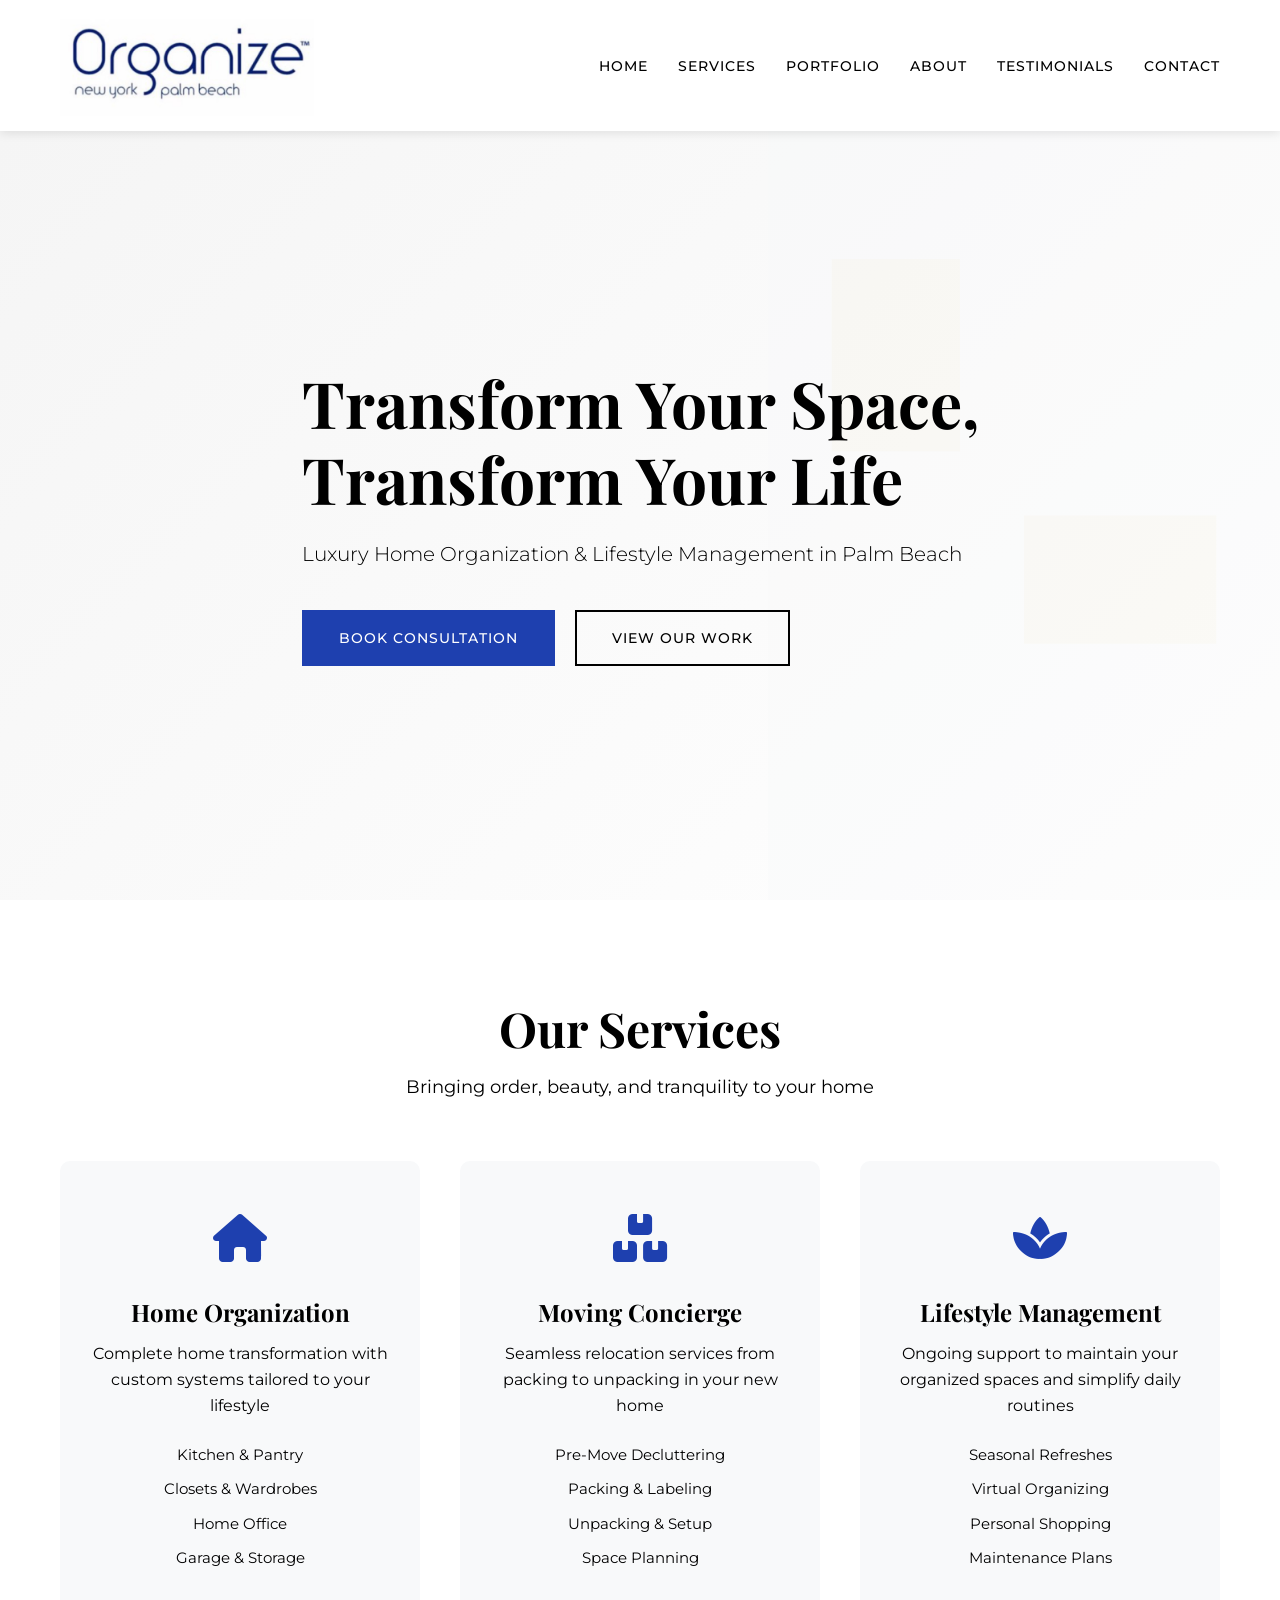
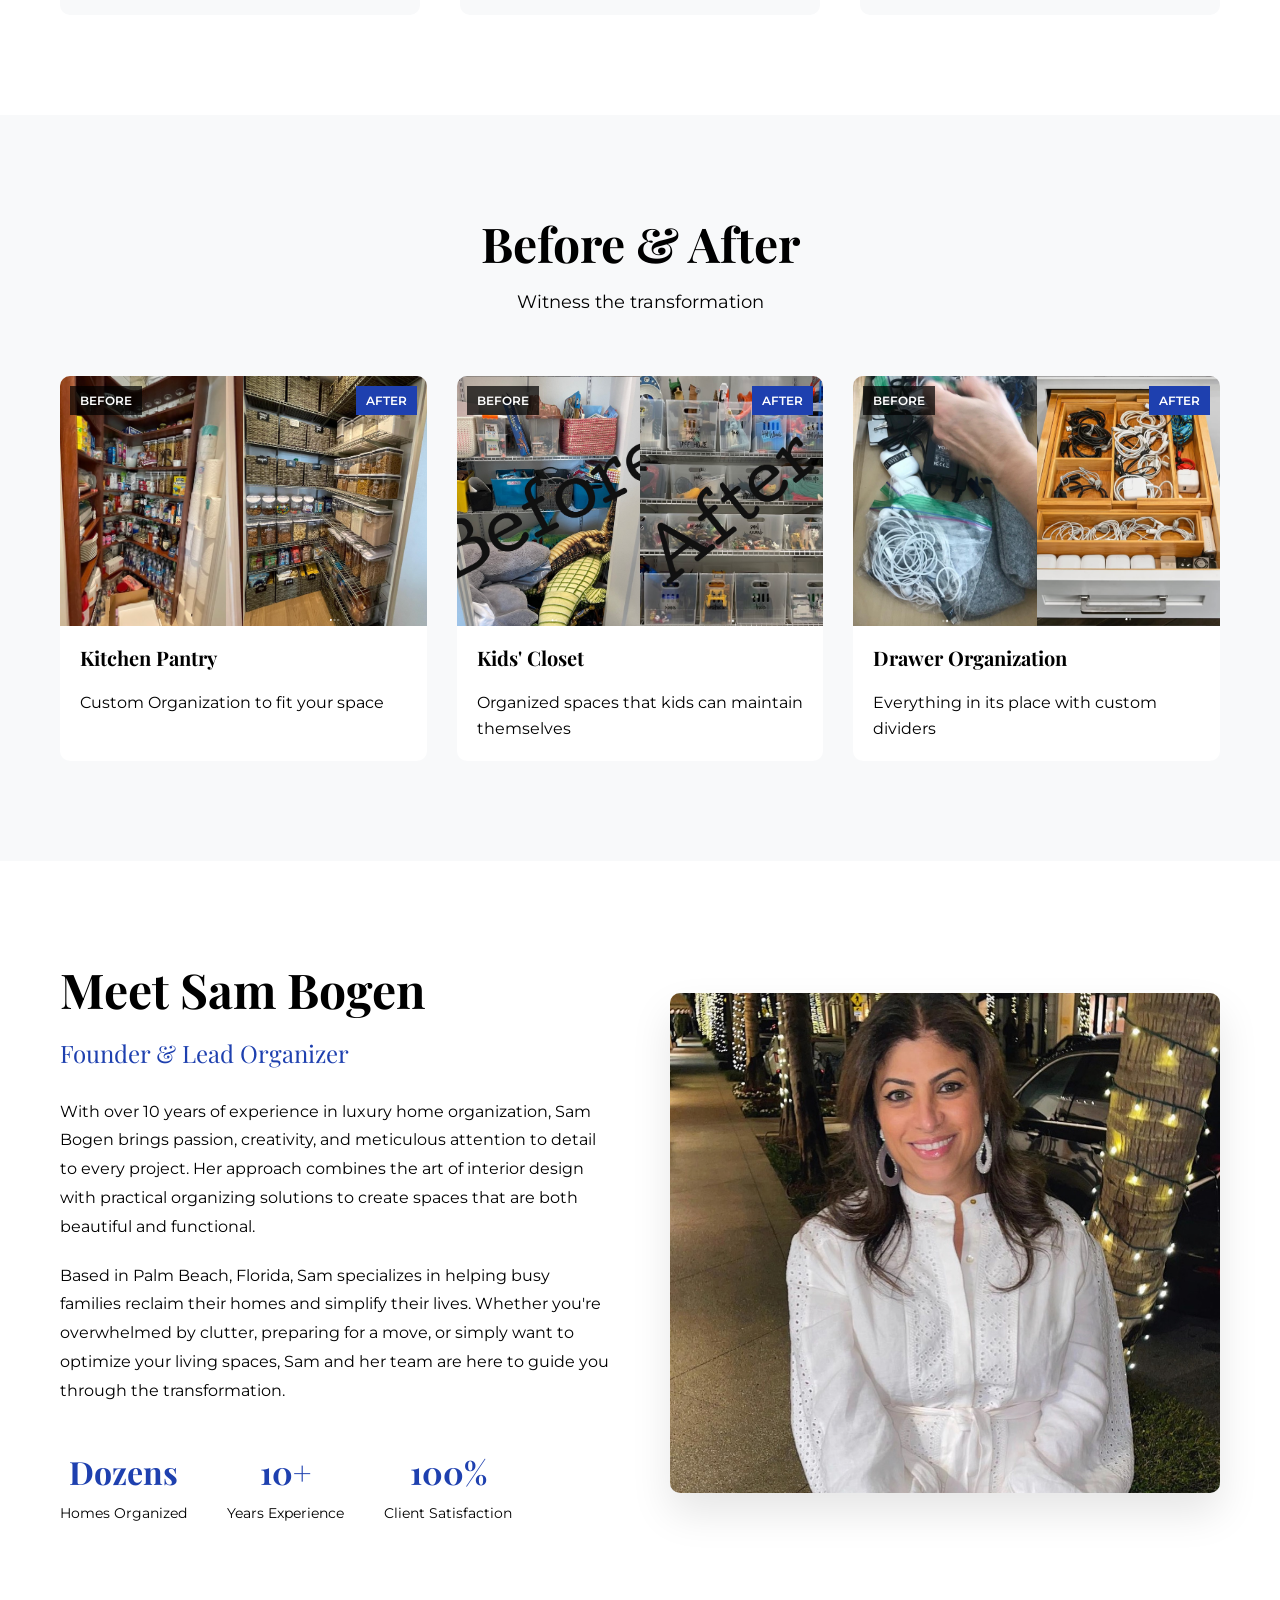
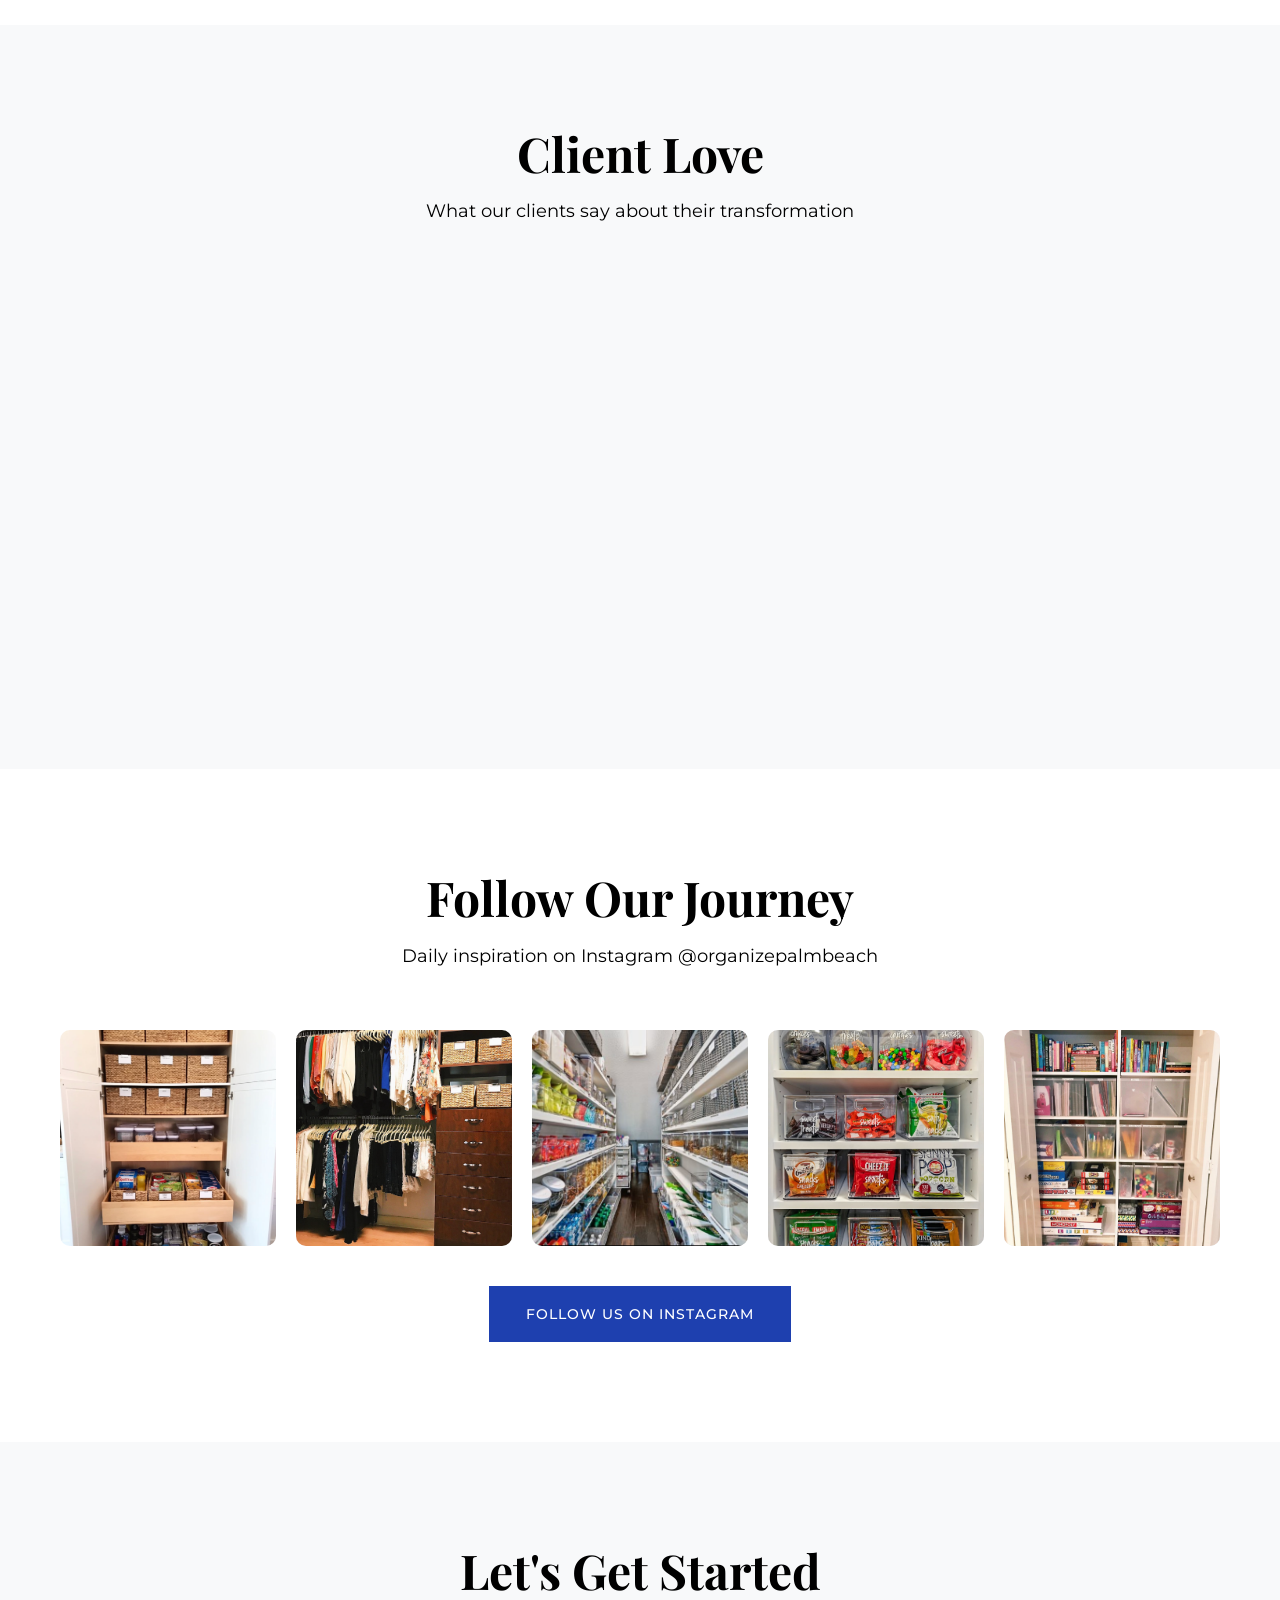
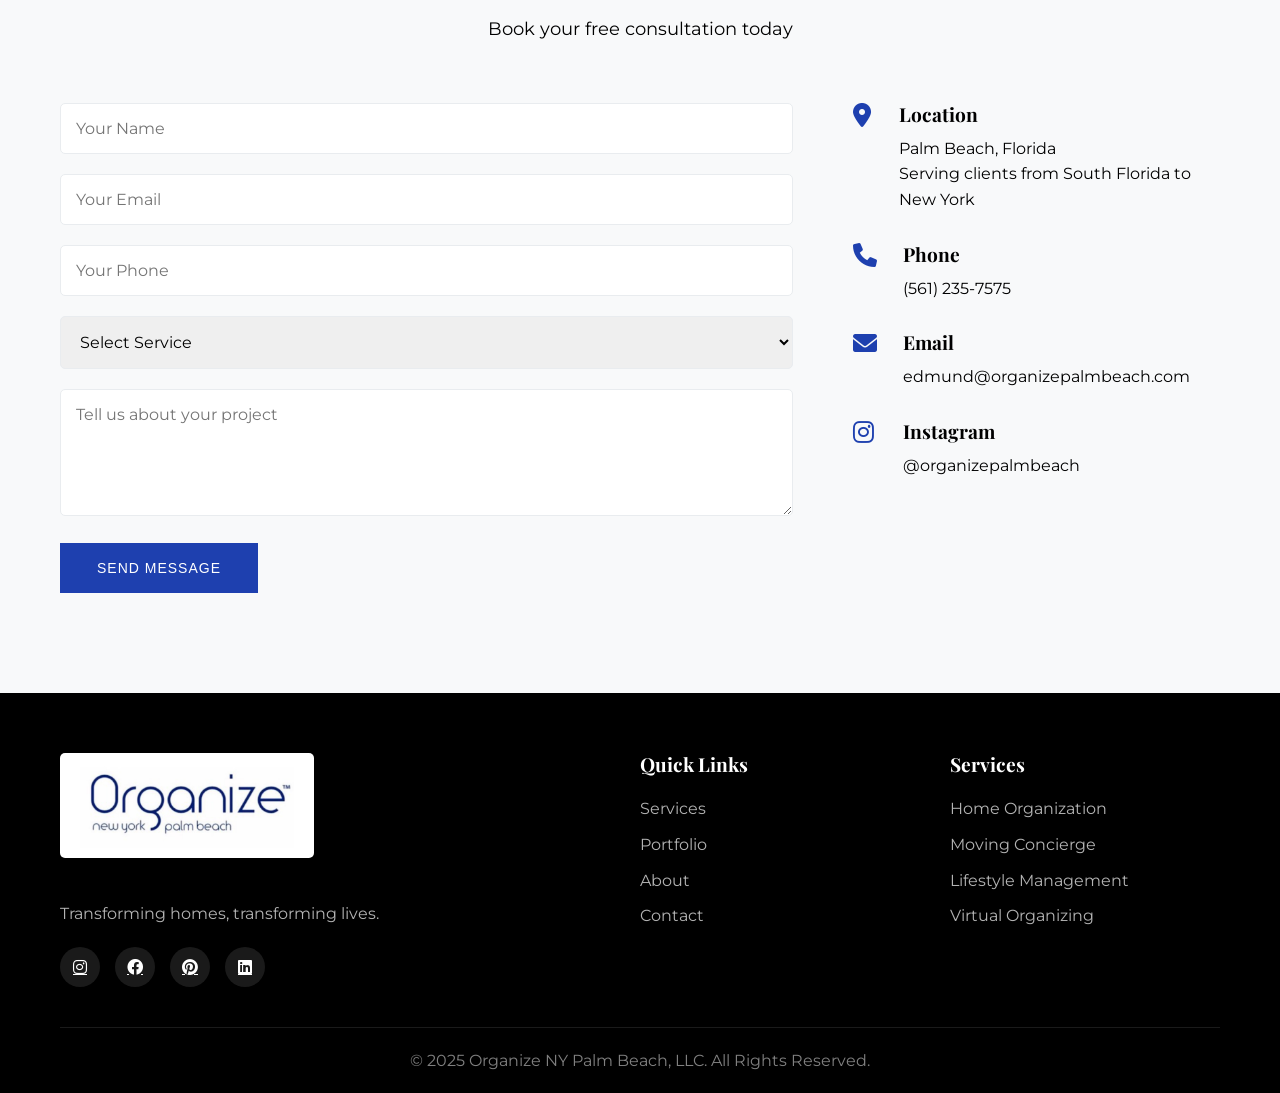
<file: index.html>
<!DOCTYPE html>
<html lang="en">
<head>
    <meta charset="UTF-8">
    <meta name="viewport" content="width=device-width, initial-scale=1.0">
    <title>Organize Palm Beach - Luxury Home Organization</title>
    <link rel="stylesheet" href="styles.css">
    <link href="https://fonts.googleapis.com/css2?family=Playfair+Display:wght@400;700&family=Montserrat:wght@300;400;500;600&display=swap" rel="stylesheet">
    <link rel="stylesheet" href="https://cdnjs.cloudflare.com/ajax/libs/font-awesome/6.0.0/css/all.min.css">
</head>
<body>
    <nav class="navbar">
        <div class="nav-container">
            <div class="logo">
                <img src="logo.jpeg" alt="Organize New York Palm Beach" class="logo-img">
            </div>
            <ul class="nav-menu">
                <li><a href="#home">Home</a></li>
                <li><a href="#services">Services</a></li>
                <li><a href="#portfolio">Portfolio</a></li>
                <li><a href="#about">About</a></li>
                <li><a href="#testimonials">Testimonials</a></li>
                <li><a href="#contact">Contact</a></li>
            </ul>
            <div class="hamburger">
                <span></span>
                <span></span>
                <span></span>
            </div>
        </div>
    </nav>

    <section id="home" class="hero">
        <div class="hero-content">
            <h1 class="hero-title">Transform Your Space,<br>Transform Your Life</h1>
            <p class="hero-subtitle">Luxury Home Organization & Lifestyle Management in Palm Beach</p>
            <div class="hero-buttons">
                <a href="#contact" class="btn btn-primary">Book Consultation</a>
                <a href="#portfolio" class="btn btn-secondary">View Our Work</a>
            </div>
        </div>
        <div class="hero-image"></div>
    </section>

    <section id="services" class="services">
        <div class="container">
            <div class="section-header">
                <h2>Our Services</h2>
                <p>Bringing order, beauty, and tranquility to your home</p>
            </div>
            <div class="services-grid">
                <div class="service-card">
                    <div class="service-icon">
                        <i class="fas fa-home"></i>
                    </div>
                    <h3>Home Organization</h3>
                    <p>Complete home transformation with custom systems tailored to your lifestyle</p>
                    <ul>
                        <li>Kitchen & Pantry</li>
                        <li>Closets & Wardrobes</li>
                        <li>Home Office</li>
                        <li>Garage & Storage</li>
                    </ul>
                </div>
                <div class="service-card">
                    <div class="service-icon">
                        <i class="fas fa-boxes"></i>
                    </div>
                    <h3>Moving Concierge</h3>
                    <p>Seamless relocation services from packing to unpacking in your new home</p>
                    <ul>
                        <li>Pre-Move Decluttering</li>
                        <li>Packing & Labeling</li>
                        <li>Unpacking & Setup</li>
                        <li>Space Planning</li>
                    </ul>
                </div>
                <div class="service-card">
                    <div class="service-icon">
                        <i class="fas fa-spa"></i>
                    </div>
                    <h3>Lifestyle Management</h3>
                    <p>Ongoing support to maintain your organized spaces and simplify daily routines</p>
                    <ul>
                        <li>Seasonal Refreshes</li>
                        <li>Virtual Organizing</li>
                        <li>Personal Shopping</li>
                        <li>Maintenance Plans</li>
                    </ul>
                </div>
            </div>
        </div>
    </section>

    <section id="portfolio" class="portfolio">
        <div class="container">
            <div class="section-header">
                <h2>Before & After</h2>
                <p>Witness the transformation</p>
            </div>
            <div class="portfolio-grid">
                <div class="portfolio-item">
                    <div class="before-after">
                        <div class="ba-image before">
                            <img src="before-1.png" alt="Kitchen Pantry Before" class="ba-img">
                        </div>
                        <div class="ba-image after">
                            <img src="after-1.png" alt="Kitchen Pantry After" class="ba-img">
                        </div>
                    </div>
                    <h3>Kitchen Pantry</h3>
                    <p>Custom Organization to fit your space</p>
                </div>
                <div class="portfolio-item">
                    <div class="before-after">
                        <div class="ba-image before">
                            <img src="before-2.png" alt="Kids Closet Before" class="ba-img">
                        </div>
                        <div class="ba-image after">
                            <img src="after-2.png" alt="Kids Closet After" class="ba-img">
                        </div>
                    </div>
                    <h3>Kids' Closet</h3>
                    <p>Organized spaces that kids can maintain themselves</p>
                </div>
                <div class="portfolio-item">
                    <div class="before-after">
                        <div class="ba-image before">
                            <img src="before-3.png" alt="Drawer Organization Before" class="ba-img">
                        </div>
                        <div class="ba-image after">
                            <img src="after-3.png" alt="Drawer Organization After" class="ba-img">
                        </div>
                    </div>
                    <h3>Drawer Organization</h3>
                    <p>Everything in its place with custom dividers</p>
                </div>
            </div>
        </div>
    </section>

    <section id="about" class="about">
        <div class="container">
            <div class="about-content">
                <div class="about-text">
                    <h2>Meet Sam Bogen</h2>
                    <h3>Founder & Lead Organizer</h3>
                    <p>With over 10 years of experience in luxury home organization, Sam Bogen brings passion, creativity, and meticulous attention to detail to every project. Her approach combines the art of interior design with practical organizing solutions to create spaces that are both beautiful and functional.</p>
                    <p>Based in Palm Beach, Florida, Sam specializes in helping busy families reclaim their homes and simplify their lives. Whether you're overwhelmed by clutter, preparing for a move, or simply want to optimize your living spaces, Sam and her team are here to guide you through the transformation.</p>
                    <div class="about-stats">
                        <div class="stat">
                            <span class="stat-number">Dozens</span>
                            <span class="stat-label">Homes Organized</span>
                        </div>
                        <div class="stat">
                            <span class="stat-number">10+</span>
                            <span class="stat-label">Years Experience</span>
                        </div>
                        <div class="stat">
                            <span class="stat-number">100%</span>
                            <span class="stat-label">Client Satisfaction</span>
                        </div>
                    </div>
                </div>
                <div class="about-image">
                    <img src="sam-bogen.jpg" alt="Sam Bogen - Founder of Organize Palm Beach" class="about-photo">
                </div>
            </div>
        </div>
    </section>

    <section id="testimonials" class="testimonials">
        <div class="container">
            <div class="section-header">
                <h2>Client Love</h2>
                <p>What our clients say about their transformation</p>
            </div>
            <div class="testimonials-grid">
                <div class="testimonial-card">
                    <div class="stars">
                        <i class="fas fa-star"></i>
                        <i class="fas fa-star"></i>
                        <i class="fas fa-star"></i>
                        <i class="fas fa-star"></i>
                        <i class="fas fa-star"></i>
                    </div>
                    <p>"Marina is truly amazing in the realm of professional home organizing. She makes a home so organized and shows us how to keep it that way! She excels not only in making spaces aesthetically pleasing but also highly functional."</p>
                    <div class="testimonial-author">
                        <strong>Sarah M.</strong>
                        <span>Palm Beach</span>
                    </div>
                </div>
                <div class="testimonial-card">
                    <div class="stars">
                        <i class="fas fa-star"></i>
                        <i class="fas fa-star"></i>
                        <i class="fas fa-star"></i>
                        <i class="fas fa-star"></i>
                        <i class="fas fa-star"></i>
                    </div>
                    <p>"Life-changing! Our entire home has been transformed. The kids can find their toys, my husband knows where his golf gear is, and I finally have a closet that sparks joy every morning."</p>
                    <div class="testimonial-author">
                        <strong>Jennifer L.</strong>
                        <span>West Palm Beach</span>
                    </div>
                </div>
                <div class="testimonial-card">
                    <div class="stars">
                        <i class="fas fa-star"></i>
                        <i class="fas fa-star"></i>
                        <i class="fas fa-star"></i>
                        <i class="fas fa-star"></i>
                        <i class="fas fa-star"></i>
                    </div>
                    <p>"The moving concierge service was invaluable. Everything was unpacked and organized better than it ever was in our old home. Highly recommend!"</p>
                    <div class="testimonial-author">
                        <strong>Michael R.</strong>
                        <span>Boca Raton</span>
                    </div>
                </div>
            </div>
        </div>
    </section>

    <section class="instagram-feed">
        <div class="container">
            <div class="section-header">
                <h2>Follow Our Journey</h2>
                <p>Daily inspiration on Instagram @organizepalmbeach</p>
            </div>
            <div class="instagram-grid">
                <div class="instagram-item">
                    <img src="image-1.png" alt="Instagram Post 1" class="instagram-img">
                </div>
                <div class="instagram-item">
                    <img src="image-2.png" alt="Instagram Post 2" class="instagram-img">
                </div>
                <div class="instagram-item">
                    <img src="image-3.png" alt="Instagram Post 3" class="instagram-img">
                </div>
                <div class="instagram-item">
                    <img src="image-4.png" alt="Instagram Post 4" class="instagram-img">
                </div>
                <div class="instagram-item">
                    <img src="image-5.png" alt="Instagram Post 5" class="instagram-img">
                </div>
            </div>
            <a href="https://www.instagram.com/organizepalmbeach/" target="_blank" class="btn btn-primary">Follow Us on Instagram</a>
        </div>
    </section>

    <section id="contact" class="contact">
        <div class="container">
            <div class="section-header">
                <h2>Let's Get Started</h2>
                <p>Book your free consultation today</p>
            </div>
            <div class="contact-content">
                <div class="contact-form">
                    <form id="contactForm">
                        <div class="form-group">
                            <input type="text" id="name" name="name" placeholder="Your Name" required>
                        </div>
                        <div class="form-group">
                            <input type="email" id="email" name="email" placeholder="Your Email" required>
                        </div>
                        <div class="form-group">
                            <input type="tel" id="phone" name="phone" placeholder="Your Phone">
                        </div>
                        <div class="form-group">
                            <select id="service" name="service">
                                <option value="">Select Service</option>
                                <option value="home-organization">Home Organization</option>
                                <option value="moving">Moving Concierge</option>
                                <option value="lifestyle">Lifestyle Management</option>
                                <option value="consultation">General Consultation</option>
                            </select>
                        </div>
                        <div class="form-group">
                            <textarea id="message" name="message" rows="5" placeholder="Tell us about your project"></textarea>
                        </div>
                        <button type="submit" class="btn btn-primary">Send Message</button>
                    </form>
                </div>
                <div class="contact-info">
                    <div class="info-item">
                        <i class="fas fa-map-marker-alt"></i>
                        <div>
                            <h3>Location</h3>
                            <p>Palm Beach, Florida</p>
                            <p>Serving clients from South Florida to New York</p>
                        </div>
                    </div>
                    <div class="info-item">
                        <i class="fas fa-phone"></i>
                        <div>
                            <h3>Phone</h3>
                            <p>(561) 235-7575</p>
                        </div>
                    </div>
                    <div class="info-item">
                        <i class="fas fa-envelope"></i>
                        <div>
                            <h3>Email</h3>
                            <p>edmund@organizepalmbeach.com</p>
                        </div>
                    </div>
                    <div class="info-item">
                        <i class="fab fa-instagram"></i>
                        <div>
                            <h3>Instagram</h3>
                            <p>@organizepalmbeach</p>
                        </div>
                    </div>
                </div>
            </div>
        </div>
    </section>

    <footer class="footer">
        <div class="container">
            <div class="footer-content">
                <div class="footer-brand">
                    <img src="logo.jpeg" alt="Organize New York Palm Beach" class="logo-img footer-logo-main">
                    <p>Transforming homes, transforming lives.</p>
                    <div class="social-links">
                        <a href="https://www.instagram.com/organizepalmbeach/" target="_blank"><i class="fab fa-instagram"></i></a>
                        <a href="#"><i class="fab fa-facebook"></i></a>
                        <a href="#"><i class="fab fa-pinterest"></i></a>
                        <a href="#"><i class="fab fa-linkedin"></i></a>
                    </div>
                </div>
                <div class="footer-links">
                    <h4>Quick Links</h4>
                    <ul>
                        <li><a href="#services">Services</a></li>
                        <li><a href="#portfolio">Portfolio</a></li>
                        <li><a href="#about">About</a></li>
                        <li><a href="#contact">Contact</a></li>
                    </ul>
                </div>
                <div class="footer-services">
                    <h4>Services</h4>
                    <ul>
                        <li>Home Organization</li>
                        <li>Moving Concierge</li>
                        <li>Lifestyle Management</li>
                        <li>Virtual Organizing</li>
                    </ul>
                </div>
            </div>
            <div class="footer-bottom">
                <p>&copy; 2025 Organize NY Palm Beach, LLC. All Rights Reserved.</p>
            </div>
        </div>
    </footer>

    <script src="script.js"></script>
</body>
</html>
</file>
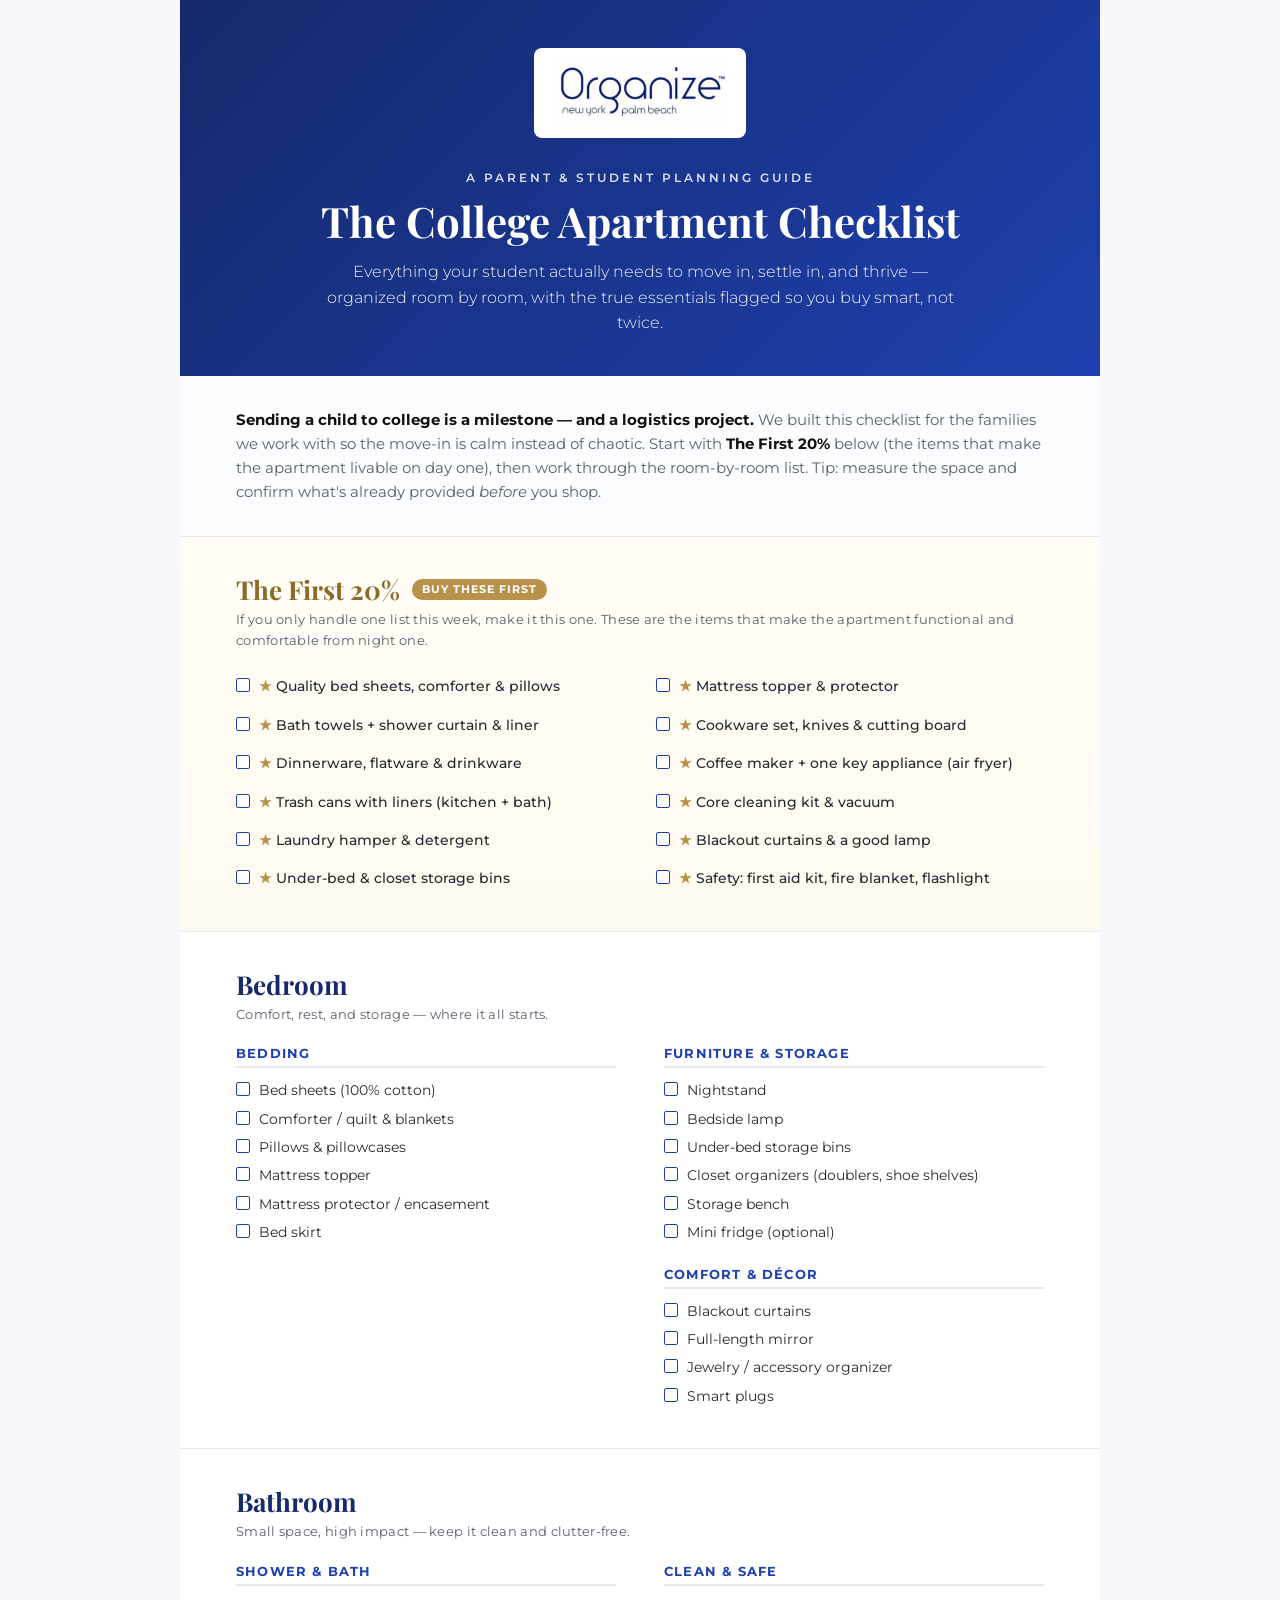
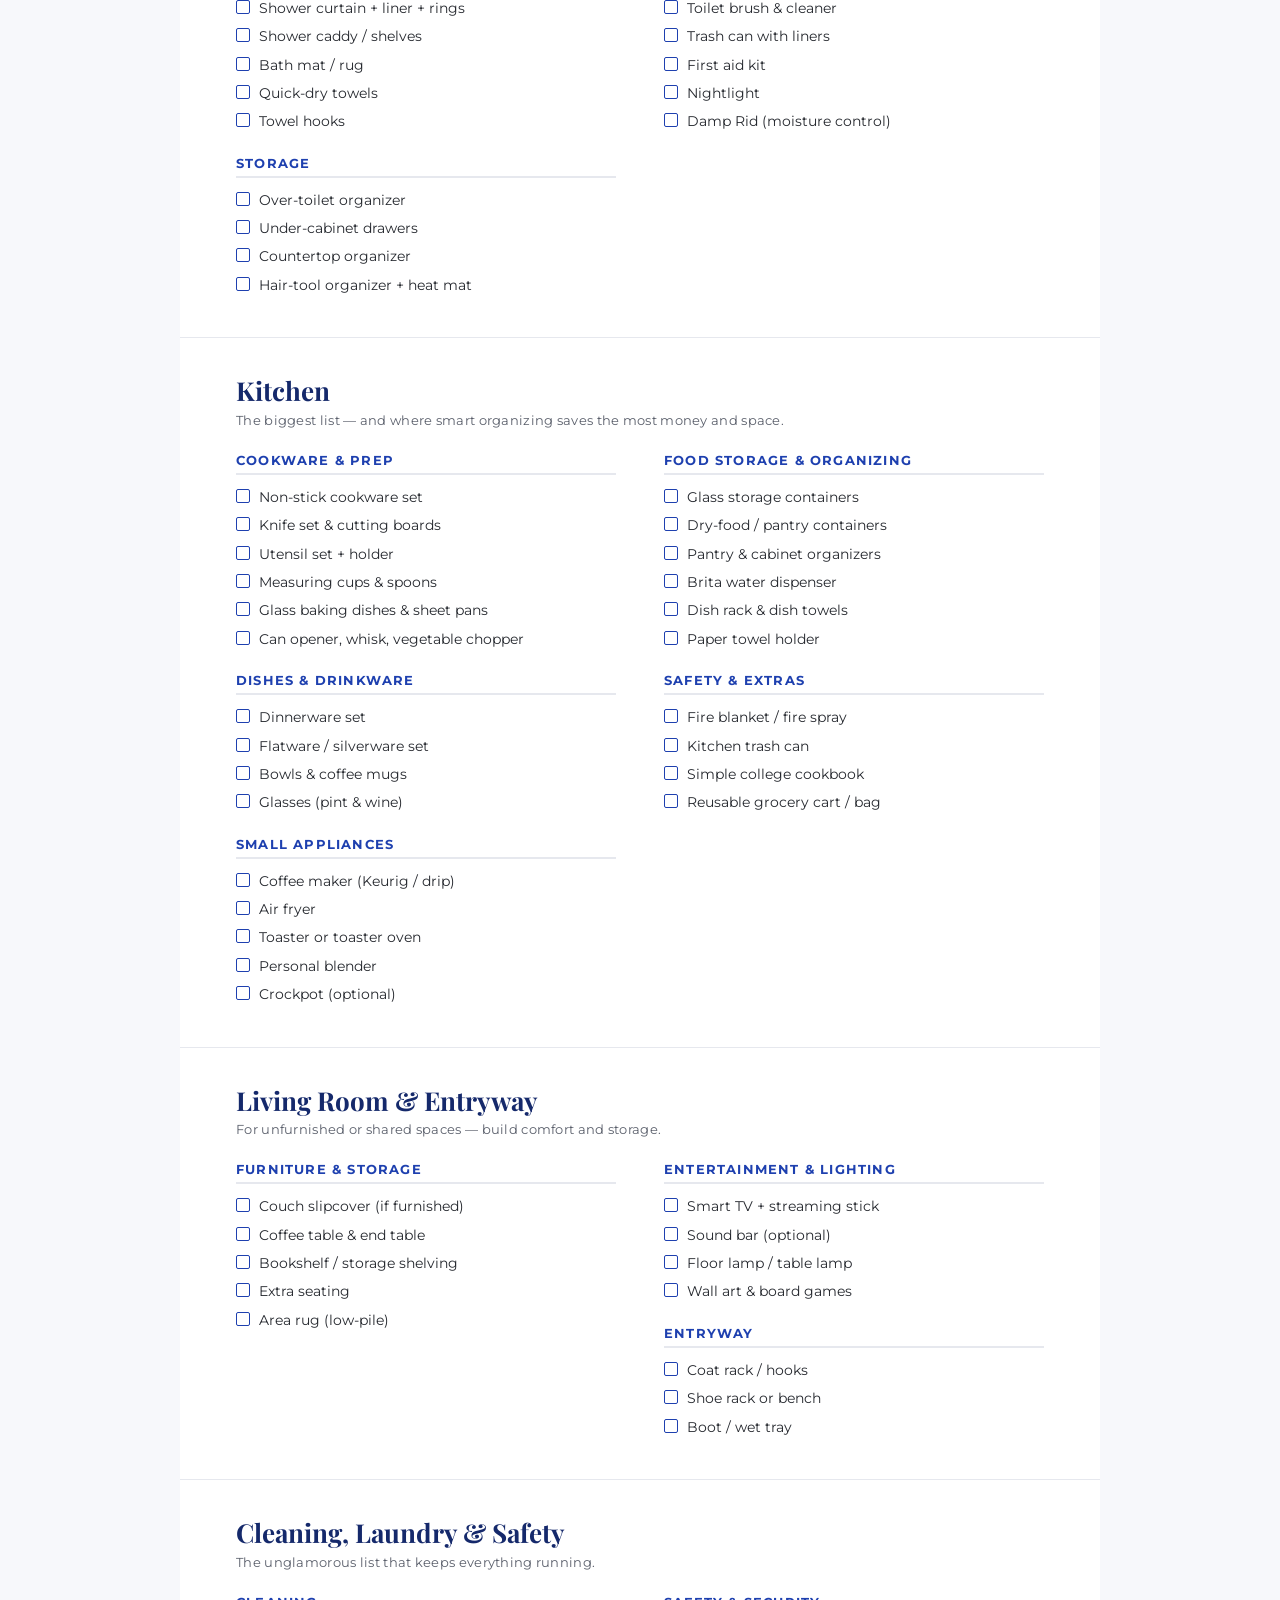
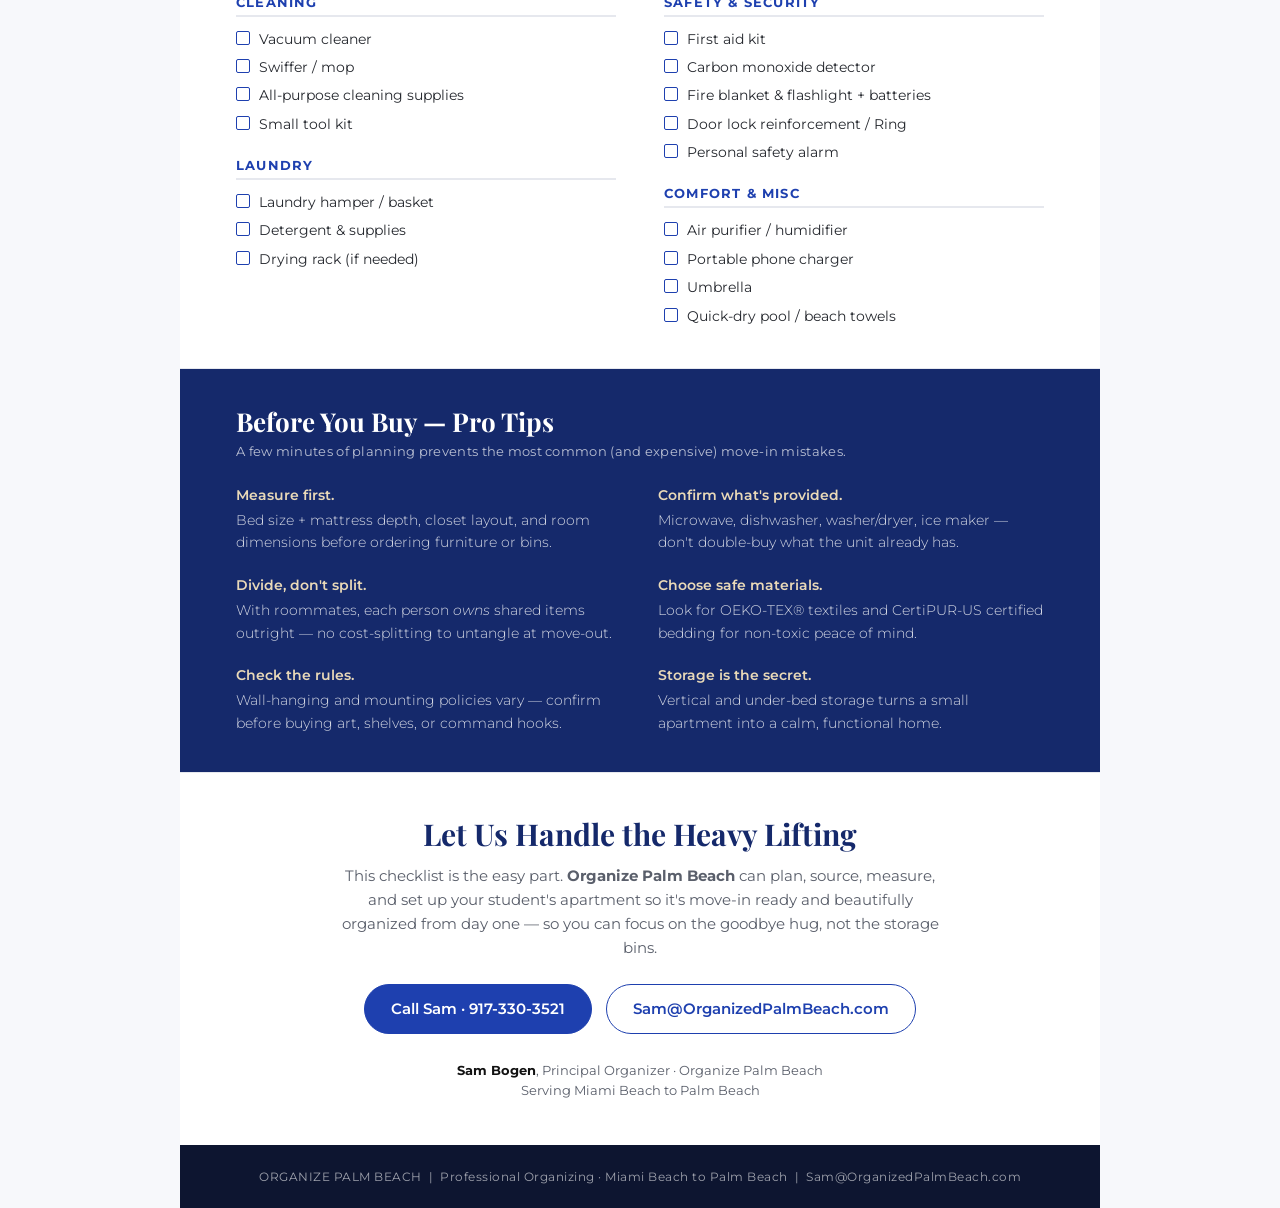
<file: college-apartment-checklist.html>
<!DOCTYPE html>
<html lang="en">
<head>
<meta charset="UTF-8">
<meta name="viewport" content="width=device-width, initial-scale=1.0">
<title>The College Apartment Checklist | Organize Palm Beach</title>
<link rel="preconnect" href="https://fonts.googleapis.com">
<link rel="preconnect" href="https://fonts.gstatic.com" crossorigin>
<link href="https://fonts.googleapis.com/css2?family=Montserrat:wght@300;400;500;600;700&family=Playfair+Display:wght@500;600;700;800&display=swap" rel="stylesheet">
<style>
  :root{
    --blue:#1e40af;
    --blue-dark:#15296b;
    --gold:#b8924a;
    --ink:#111;
    --muted:#5a5f6b;
    --line:#e6e8ee;
    --bg:#f7f8fb;
    --paper:#ffffff;
  }
  *{margin:0;padding:0;box-sizing:border-box;}
  body{
    font-family:'Montserrat',sans-serif;
    color:var(--ink);
    background:var(--bg);
    line-height:1.6;
    -webkit-print-color-adjust:exact;
    print-color-adjust:exact;
  }
  .page{max-width:920px;margin:0 auto;background:var(--paper);}
  h1,h2,h3,h4{font-family:'Playfair Display',serif;line-height:1.15;}

  /* HEADER */
  .hero{
    background:linear-gradient(135deg,var(--blue-dark),var(--blue));
    color:#fff;
    padding:48px 56px 40px;
    text-align:center;
  }
  .hero .logo{
    height:90px;background:#fff;padding:10px 18px;border-radius:8px;
    display:inline-block;margin-bottom:22px;
  }
  .hero .eyebrow{
    letter-spacing:3px;text-transform:uppercase;font-size:12px;font-weight:600;
    opacity:.85;margin-bottom:10px;
  }
  .hero h1{font-size:42px;font-weight:700;margin-bottom:14px;}
  .hero p{max-width:640px;margin:0 auto;font-weight:300;font-size:16px;opacity:.95;}

  /* INTRO STRIP */
  .intro{
    padding:32px 56px;border-bottom:1px solid var(--line);
    background:#fbfcfe;
  }
  .intro p{color:var(--muted);font-size:15px;}
  .intro strong{color:var(--ink);}

  /* SECTION SHELL */
  .section{padding:38px 56px;border-bottom:1px solid var(--line);}
  .section h2{
    font-size:26px;color:var(--blue-dark);margin-bottom:4px;
    display:flex;align-items:center;gap:12px;
  }
  .section .sub{color:var(--muted);font-size:13px;margin-bottom:22px;letter-spacing:.3px;}
  .tag{
    display:inline-block;font-family:'Montserrat',sans-serif;font-size:11px;
    font-weight:700;letter-spacing:1px;text-transform:uppercase;
    background:var(--gold);color:#fff;padding:4px 10px;border-radius:20px;
  }

  /* PRIORITY (the 20%) */
  .priority{background:linear-gradient(180deg,#fffdf6,#fffaf0);}
  .priority h2{color:#8a6b27;}
  .pri-grid{
    display:grid;grid-template-columns:repeat(2,1fr);gap:10px 32px;margin-top:6px;
  }
  .pri-grid .item{font-weight:500;}

  /* CHECK GRID */
  .cols{columns:2;column-gap:48px;}
  .cat{break-inside:avoid;margin-bottom:20px;}
  .cat h3{
    font-family:'Montserrat',sans-serif;font-size:13px;font-weight:700;
    text-transform:uppercase;letter-spacing:1.2px;color:var(--blue);
    margin-bottom:8px;padding-bottom:5px;border-bottom:2px solid var(--line);
  }
  .item{
    display:flex;align-items:flex-start;gap:9px;font-size:14px;
    padding:3px 0;color:#26292f;
  }
  .item .box{
    flex:0 0 14px;display:inline-block;width:14px;height:14px;
    border:1.5px solid var(--blue);background:#fff;
    border-radius:2px;margin-top:3px;box-sizing:border-box;
  }
  .star{color:var(--gold);font-weight:700;}

  /* PRO TIPS */
  .tips{background:var(--blue-dark);color:#fff;}
  .tips h2{color:#fff;}
  .tips .sub{color:rgba(255,255,255,.7);}
  .tips-grid{display:grid;grid-template-columns:repeat(2,1fr);gap:20px 36px;margin-top:8px;}
  .tip{font-size:14px;}
  .tip b{display:block;font-weight:600;margin-bottom:3px;color:#e9d9b8;}
  .tip span{color:rgba(255,255,255,.82);font-weight:300;}

  /* CTA */
  .cta{padding:44px 56px;text-align:center;}
  .cta h2{font-size:30px;color:var(--blue-dark);margin-bottom:12px;}
  .cta p{color:var(--muted);max-width:600px;margin:0 auto 24px;font-size:15px;}
  .contact{
    display:flex;justify-content:center;gap:14px;flex-wrap:wrap;margin-top:8px;
  }
  .contact a{
    text-decoration:none;font-weight:600;font-size:15px;
    border:1.6px solid var(--blue);color:var(--blue);
    padding:12px 26px;border-radius:40px;transition:.2s;
  }
  .contact a.solid{background:var(--blue);color:#fff;}
  .signoff{margin-top:26px;color:var(--muted);font-size:13px;}
  .signoff b{color:var(--ink);}

  footer{
    background:#0d1530;color:rgba(255,255,255,.6);text-align:center;
    padding:22px;font-size:12px;letter-spacing:.5px;
  }

  @media(max-width:680px){
    .hero,.intro,.section,.cta{padding-left:24px;padding-right:24px;}
    .hero h1{font-size:32px;}
    .cols{columns:1;}
    .pri-grid,.tips-grid{grid-template-columns:1fr;}
  }
  @media print{
    @page{size:Letter;margin:0;}
    body{background:#fff;}
    .page{max-width:100%;margin:0;}
    .hero{padding:38px 56px 30px;}
    .hero h1{font-size:36px;}
    .section{padding:30px 56px;}
    .section h2{font-size:23px;}
    /* keep each room section together; start big ones on a fresh page */
    .section{page-break-inside:avoid;}
    .section.priority,.section.tips{page-break-inside:avoid;}
    .cta{page-break-inside:avoid;}
    .cat,.tip,.pri-grid .item,.item{break-inside:avoid;}
    /* page-break tuning to avoid orphaned headings / cramped pages */
    .intro{page-break-after:auto;}
    .tips{page-break-before:auto;}
  }
</style>
</head>
<body>
<div class="page">

  <!-- HERO -->
  <header class="hero">
    <img src="logo.jpeg" alt="Organize Palm Beach" class="logo">
    <div class="eyebrow">A Parent &amp; Student Planning Guide</div>
    <h1>The College Apartment Checklist</h1>
    <p>Everything your student actually needs to move in, settle in, and thrive — organized room by room, with the true essentials flagged so you buy smart, not twice.</p>
  </header>

  <!-- INTRO -->
  <section class="intro">
    <p><strong>Sending a child to college is a milestone — and a logistics project.</strong> We built this checklist for the families we work with so the move-in is calm instead of chaotic. Start with <strong>The First 20%</strong> below (the items that make the apartment livable on day one), then work through the room-by-room list. Tip: measure the space and confirm what's already provided <em>before</em> you shop.</p>
  </section>

  <!-- PRIORITY: THE 20% -->
  <section class="section priority">
    <h2>The First 20% <span class="tag">Buy These First</span></h2>
    <div class="sub">If you only handle one list this week, make it this one. These are the items that make the apartment functional and comfortable from night one.</div>
    <div class="pri-grid">
      <div class="item"><span class="box"></span><span><span class="star">★</span> Quality bed sheets, comforter &amp; pillows</span></div>
      <div class="item"><span class="box"></span><span><span class="star">★</span> Mattress topper &amp; protector</span></div>
      <div class="item"><span class="box"></span><span><span class="star">★</span> Bath towels + shower curtain &amp; liner</span></div>
      <div class="item"><span class="box"></span><span><span class="star">★</span> Cookware set, knives &amp; cutting board</span></div>
      <div class="item"><span class="box"></span><span><span class="star">★</span> Dinnerware, flatware &amp; drinkware</span></div>
      <div class="item"><span class="box"></span><span><span class="star">★</span> Coffee maker + one key appliance (air fryer)</span></div>
      <div class="item"><span class="box"></span><span><span class="star">★</span> Trash cans with liners (kitchen + bath)</span></div>
      <div class="item"><span class="box"></span><span><span class="star">★</span> Core cleaning kit &amp; vacuum</span></div>
      <div class="item"><span class="box"></span><span><span class="star">★</span> Laundry hamper &amp; detergent</span></div>
      <div class="item"><span class="box"></span><span><span class="star">★</span> Blackout curtains &amp; a good lamp</span></div>
      <div class="item"><span class="box"></span><span><span class="star">★</span> Under-bed &amp; closet storage bins</span></div>
      <div class="item"><span class="box"></span><span><span class="star">★</span> Safety: first aid kit, fire blanket, flashlight</span></div>
    </div>
  </section>

  <!-- BEDROOM -->
  <section class="section">
    <h2>Bedroom</h2>
    <div class="sub">Comfort, rest, and storage — where it all starts.</div>
    <div class="cols">
      <div class="cat">
        <h3>Bedding</h3>
        <div class="item"><span class="box"></span>Bed sheets (100% cotton)</div>
        <div class="item"><span class="box"></span>Comforter / quilt &amp; blankets</div>
        <div class="item"><span class="box"></span>Pillows &amp; pillowcases</div>
        <div class="item"><span class="box"></span>Mattress topper</div>
        <div class="item"><span class="box"></span>Mattress protector / encasement</div>
        <div class="item"><span class="box"></span>Bed skirt</div>
      </div>
      <div class="cat">
        <h3>Furniture &amp; Storage</h3>
        <div class="item"><span class="box"></span>Nightstand</div>
        <div class="item"><span class="box"></span>Bedside lamp</div>
        <div class="item"><span class="box"></span>Under-bed storage bins</div>
        <div class="item"><span class="box"></span>Closet organizers (doublers, shoe shelves)</div>
        <div class="item"><span class="box"></span>Storage bench</div>
        <div class="item"><span class="box"></span>Mini fridge (optional)</div>
      </div>
      <div class="cat">
        <h3>Comfort &amp; Décor</h3>
        <div class="item"><span class="box"></span>Blackout curtains</div>
        <div class="item"><span class="box"></span>Full-length mirror</div>
        <div class="item"><span class="box"></span>Jewelry / accessory organizer</div>
        <div class="item"><span class="box"></span>Smart plugs</div>
      </div>
    </div>
  </section>

  <!-- BATHROOM -->
  <section class="section">
    <h2>Bathroom</h2>
    <div class="sub">Small space, high impact — keep it clean and clutter-free.</div>
    <div class="cols">
      <div class="cat">
        <h3>Shower &amp; Bath</h3>
        <div class="item"><span class="box"></span>Shower curtain + liner + rings</div>
        <div class="item"><span class="box"></span>Shower caddy / shelves</div>
        <div class="item"><span class="box"></span>Bath mat / rug</div>
        <div class="item"><span class="box"></span>Quick-dry towels</div>
        <div class="item"><span class="box"></span>Towel hooks</div>
      </div>
      <div class="cat">
        <h3>Storage</h3>
        <div class="item"><span class="box"></span>Over-toilet organizer</div>
        <div class="item"><span class="box"></span>Under-cabinet drawers</div>
        <div class="item"><span class="box"></span>Countertop organizer</div>
        <div class="item"><span class="box"></span>Hair-tool organizer + heat mat</div>
      </div>
      <div class="cat">
        <h3>Clean &amp; Safe</h3>
        <div class="item"><span class="box"></span>Toilet brush &amp; cleaner</div>
        <div class="item"><span class="box"></span>Trash can with liners</div>
        <div class="item"><span class="box"></span>First aid kit</div>
        <div class="item"><span class="box"></span>Nightlight</div>
        <div class="item"><span class="box"></span>Damp Rid (moisture control)</div>
      </div>
    </div>
  </section>

  <!-- KITCHEN -->
  <section class="section">
    <h2>Kitchen</h2>
    <div class="sub">The biggest list — and where smart organizing saves the most money and space.</div>
    <div class="cols">
      <div class="cat">
        <h3>Cookware &amp; Prep</h3>
        <div class="item"><span class="box"></span>Non-stick cookware set</div>
        <div class="item"><span class="box"></span>Knife set &amp; cutting boards</div>
        <div class="item"><span class="box"></span>Utensil set + holder</div>
        <div class="item"><span class="box"></span>Measuring cups &amp; spoons</div>
        <div class="item"><span class="box"></span>Glass baking dishes &amp; sheet pans</div>
        <div class="item"><span class="box"></span>Can opener, whisk, vegetable chopper</div>
      </div>
      <div class="cat">
        <h3>Dishes &amp; Drinkware</h3>
        <div class="item"><span class="box"></span>Dinnerware set</div>
        <div class="item"><span class="box"></span>Flatware / silverware set</div>
        <div class="item"><span class="box"></span>Bowls &amp; coffee mugs</div>
        <div class="item"><span class="box"></span>Glasses (pint &amp; wine)</div>
      </div>
      <div class="cat">
        <h3>Small Appliances</h3>
        <div class="item"><span class="box"></span>Coffee maker (Keurig / drip)</div>
        <div class="item"><span class="box"></span>Air fryer</div>
        <div class="item"><span class="box"></span>Toaster or toaster oven</div>
        <div class="item"><span class="box"></span>Personal blender</div>
        <div class="item"><span class="box"></span>Crockpot (optional)</div>
      </div>
      <div class="cat">
        <h3>Food Storage &amp; Organizing</h3>
        <div class="item"><span class="box"></span>Glass storage containers</div>
        <div class="item"><span class="box"></span>Dry-food / pantry containers</div>
        <div class="item"><span class="box"></span>Pantry &amp; cabinet organizers</div>
        <div class="item"><span class="box"></span>Brita water dispenser</div>
        <div class="item"><span class="box"></span>Dish rack &amp; dish towels</div>
        <div class="item"><span class="box"></span>Paper towel holder</div>
      </div>
      <div class="cat">
        <h3>Safety &amp; Extras</h3>
        <div class="item"><span class="box"></span>Fire blanket / fire spray</div>
        <div class="item"><span class="box"></span>Kitchen trash can</div>
        <div class="item"><span class="box"></span>Simple college cookbook</div>
        <div class="item"><span class="box"></span>Reusable grocery cart / bag</div>
      </div>
    </div>
  </section>

  <!-- LIVING + ENTRY -->
  <section class="section">
    <h2>Living Room &amp; Entryway</h2>
    <div class="sub">For unfurnished or shared spaces — build comfort and storage.</div>
    <div class="cols">
      <div class="cat">
        <h3>Furniture &amp; Storage</h3>
        <div class="item"><span class="box"></span>Couch slipcover (if furnished)</div>
        <div class="item"><span class="box"></span>Coffee table &amp; end table</div>
        <div class="item"><span class="box"></span>Bookshelf / storage shelving</div>
        <div class="item"><span class="box"></span>Extra seating</div>
        <div class="item"><span class="box"></span>Area rug (low-pile)</div>
      </div>
      <div class="cat">
        <h3>Entertainment &amp; Lighting</h3>
        <div class="item"><span class="box"></span>Smart TV + streaming stick</div>
        <div class="item"><span class="box"></span>Sound bar (optional)</div>
        <div class="item"><span class="box"></span>Floor lamp / table lamp</div>
        <div class="item"><span class="box"></span>Wall art &amp; board games</div>
      </div>
      <div class="cat">
        <h3>Entryway</h3>
        <div class="item"><span class="box"></span>Coat rack / hooks</div>
        <div class="item"><span class="box"></span>Shoe rack or bench</div>
        <div class="item"><span class="box"></span>Boot / wet tray</div>
      </div>
    </div>
  </section>

  <!-- CLEANING / LAUNDRY / SAFETY -->
  <section class="section">
    <h2>Cleaning, Laundry &amp; Safety</h2>
    <div class="sub">The unglamorous list that keeps everything running.</div>
    <div class="cols">
      <div class="cat">
        <h3>Cleaning</h3>
        <div class="item"><span class="box"></span>Vacuum cleaner</div>
        <div class="item"><span class="box"></span>Swiffer / mop</div>
        <div class="item"><span class="box"></span>All-purpose cleaning supplies</div>
        <div class="item"><span class="box"></span>Small tool kit</div>
      </div>
      <div class="cat">
        <h3>Laundry</h3>
        <div class="item"><span class="box"></span>Laundry hamper / basket</div>
        <div class="item"><span class="box"></span>Detergent &amp; supplies</div>
        <div class="item"><span class="box"></span>Drying rack (if needed)</div>
      </div>
      <div class="cat">
        <h3>Safety &amp; Security</h3>
        <div class="item"><span class="box"></span>First aid kit</div>
        <div class="item"><span class="box"></span>Carbon monoxide detector</div>
        <div class="item"><span class="box"></span>Fire blanket &amp; flashlight + batteries</div>
        <div class="item"><span class="box"></span>Door lock reinforcement / Ring</div>
        <div class="item"><span class="box"></span>Personal safety alarm</div>
      </div>
      <div class="cat">
        <h3>Comfort &amp; Misc</h3>
        <div class="item"><span class="box"></span>Air purifier / humidifier</div>
        <div class="item"><span class="box"></span>Portable phone charger</div>
        <div class="item"><span class="box"></span>Umbrella</div>
        <div class="item"><span class="box"></span>Quick-dry pool / beach towels</div>
      </div>
    </div>
  </section>

  <!-- PRO TIPS -->
  <section class="section tips">
    <h2>Before You Buy — Pro Tips</h2>
    <div class="sub">A few minutes of planning prevents the most common (and expensive) move-in mistakes.</div>
    <div class="tips-grid">
      <div class="tip"><b>Measure first.</b><span>Bed size + mattress depth, closet layout, and room dimensions before ordering furniture or bins.</span></div>
      <div class="tip"><b>Confirm what's provided.</b><span>Microwave, dishwasher, washer/dryer, ice maker — don't double-buy what the unit already has.</span></div>
      <div class="tip"><b>Divide, don't split.</b><span>With roommates, each person <i>owns</i> shared items outright — no cost-splitting to untangle at move-out.</span></div>
      <div class="tip"><b>Choose safe materials.</b><span>Look for OEKO-TEX® textiles and CertiPUR-US certified bedding for non-toxic peace of mind.</span></div>
      <div class="tip"><b>Check the rules.</b><span>Wall-hanging and mounting policies vary — confirm before buying art, shelves, or command hooks.</span></div>
      <div class="tip"><b>Storage is the secret.</b><span>Vertical and under-bed storage turns a small apartment into a calm, functional home.</span></div>
    </div>
  </section>

  <!-- CTA -->
  <section class="cta">
    <h2>Let Us Handle the Heavy Lifting</h2>
    <p>This checklist is the easy part. <strong>Organize Palm Beach</strong> can plan, source, measure, and set up your student's apartment so it's move-in ready and beautifully organized from day one — so you can focus on the goodbye hug, not the storage bins.</p>
    <div class="contact">
      <a class="solid" href="tel:19173303521">Call Sam &middot; 917-330-3521</a>
      <a href="mailto:Sam@OrganizedPalmBeach.com">Sam@OrganizedPalmBeach.com</a>
    </div>
    <div class="signoff">
      <b>Sam Bogen</b>, Principal Organizer &middot; Organize Palm Beach<br>
      Serving Miami Beach to Palm Beach
    </div>
  </section>

  <footer>
    ORGANIZE PALM BEACH &nbsp;|&nbsp; Professional Organizing &middot; Miami Beach to Palm Beach &nbsp;|&nbsp; Sam@OrganizedPalmBeach.com
  </footer>

</div>
</body>
</html>
</file>
<file: styles.css>
:root {
    --primary-color: #1e40af;
    --secondary-color: #000000;
    --text-dark: #000000;
    --text-light: #000000;
    --white: #ffffff;
    --light-gray: #f8f9fa;
    --border-color: #e9ecef;
}

* {
    margin: 0;
    padding: 0;
    box-sizing: border-box;
}

body {
    font-family: 'Montserrat', sans-serif;
    line-height: 1.6;
    color: var(--text-dark);
    overflow-x: hidden;
}

.container {
    max-width: 1200px;
    margin: 0 auto;
    padding: 0 20px;
}

h1, h2, h3, h4, h5, h6 {
    font-family: 'Playfair Display', serif;
    line-height: 1.2;
}

.navbar {
    background: var(--white);
    box-shadow: 0 2px 10px rgba(0,0,0,0.1);
    position: fixed;
    width: 100%;
    top: 0;
    z-index: 1000;
    padding: 15px 0;
}

.nav-container {
    max-width: 1200px;
    margin: 0 auto;
    padding: 0 20px;
    display: flex;
    justify-content: space-between;
    align-items: center;
}

.logo {
    display: flex;
    align-items: center;
}

.logo-img {
    height: 101px;
    width: auto;
    object-fit: contain;
}

.footer-logo {
    height: 60px;
    filter: brightness(0) invert(1);
    opacity: 0.9;
}

.footer-logo-main {
    height: 105px;
    margin-bottom: 15px;
    background: white;
    padding: 10px 20px;
    border-radius: 5px;
}

.nav-menu {
    display: flex;
    list-style: none;
    gap: 30px;
}

.nav-menu a {
    text-decoration: none;
    color: var(--text-dark);
    font-weight: 500;
    font-size: 14px;
    text-transform: uppercase;
    letter-spacing: 1px;
    transition: color 0.3s ease;
}

.nav-menu a:hover {
    color: var(--primary-color);
}

.hamburger {
    display: none;
    flex-direction: column;
    cursor: pointer;
}

.hamburger span {
    width: 25px;
    height: 3px;
    background: var(--text-dark);
    margin: 3px 0;
    transition: 0.3s;
}

.hero {
    margin-top: 131px;
    min-height: calc(100vh - 131px);
    display: flex;
    align-items: center;
    background: linear-gradient(135deg, #f5f5f5 0%, #ffffff 100%);
    position: relative;
}

.hero-content {
    max-width: 1200px;
    margin: 0 auto;
    padding: 0 20px;
    z-index: 2;
    position: relative;
}

.hero-title {
    font-size: clamp(2.5rem, 5vw, 4rem);
    color: var(--text-dark);
    margin-bottom: 20px;
    font-weight: 700;
}

.hero-subtitle {
    font-size: 1.25rem;
    color: var(--text-light);
    margin-bottom: 40px;
    font-weight: 300;
}

.hero-buttons {
    display: flex;
    gap: 20px;
    flex-wrap: wrap;
}

.btn {
    padding: 15px 35px;
    text-decoration: none;
    font-weight: 500;
    text-transform: uppercase;
    letter-spacing: 1px;
    font-size: 14px;
    transition: all 0.3s ease;
    display: inline-block;
    border: 2px solid transparent;
}

.btn-primary {
    background: var(--primary-color);
    color: var(--white);
    border-color: var(--primary-color);
}

.btn-primary:hover {
    background: transparent;
    color: var(--primary-color);
}

.btn-secondary {
    border-color: var(--text-dark);
    color: var(--text-dark);
}

.btn-secondary:hover {
    background: var(--text-dark);
    color: var(--white);
}

.hero-image {
    position: absolute;
    right: 0;
    top: 0;
    width: 40%;
    height: 100%;
    background: url('data:image/svg+xml,<svg xmlns="http://www.w3.org/2000/svg" viewBox="0 0 400 600"><rect fill="%23f8f9fa" width="400" height="600"/><rect fill="%23d4af37" opacity="0.1" x="50" y="100" width="100" height="150"/><rect fill="%23d4af37" opacity="0.1" x="200" y="300" width="150" height="100"/></svg>') center/cover;
    opacity: 0.3;
}

.services {
    padding: 100px 0;
    background: var(--white);
}

.section-header {
    text-align: center;
    margin-bottom: 60px;
}

.section-header h2 {
    font-size: clamp(2rem, 4vw, 3rem);
    color: var(--text-dark);
    margin-bottom: 15px;
}

.section-header p {
    color: var(--text-light);
    font-size: 1.1rem;
}

.services-grid {
    display: grid;
    grid-template-columns: repeat(auto-fit, minmax(300px, 1fr));
    gap: 40px;
}

.service-card {
    text-align: center;
    padding: 40px 30px;
    background: var(--light-gray);
    transition: all 0.3s ease;
    border-radius: 10px;
}

.service-card:hover {
    transform: translateY(-10px);
    box-shadow: 0 20px 40px rgba(0,0,0,0.1);
}

.service-icon {
    font-size: 3rem;
    color: var(--primary-color);
    margin-bottom: 20px;
}

.service-card h3 {
    font-size: 1.5rem;
    margin-bottom: 15px;
    color: var(--text-dark);
}

.service-card p {
    color: var(--text-light);
    margin-bottom: 20px;
}

.service-card ul {
    list-style: none;
    color: var(--text-light);
    font-size: 0.95rem;
}

.service-card ul li {
    padding: 5px 0;
}

.portfolio {
    padding: 100px 0;
    background: var(--light-gray);
}

.portfolio-grid {
    display: grid;
    grid-template-columns: repeat(auto-fit, minmax(280px, 1fr));
    gap: 30px;
}

.portfolio-item {
    background: var(--white);
    border-radius: 10px;
    overflow: hidden;
    transition: transform 0.3s ease;
}

.portfolio-item:hover {
    transform: scale(1.05);
}

.before-after {
    height: 250px;
    display: grid;
    grid-template-columns: 1fr 1fr;
    position: relative;
}

.ba-image {
    background: linear-gradient(135deg, #e9ecef 0%, #dee2e6 100%);
    position: relative;
    display: flex;
    align-items: center;
    justify-content: center;
    overflow: hidden;
}

.ba-img {
    width: 100%;
    height: 100%;
    object-fit: cover;
}

.ba-image.before::after {
    content: 'BEFORE';
    position: absolute;
    top: 10px;
    left: 10px;
    background: rgba(0,0,0,0.7);
    color: white;
    padding: 5px 10px;
    font-size: 12px;
    font-weight: 600;
}

.ba-image.after::after {
    content: 'AFTER';
    position: absolute;
    top: 10px;
    right: 10px;
    background: var(--primary-color);
    color: white;
    padding: 5px 10px;
    font-size: 12px;
    font-weight: 600;
}

.portfolio-item h3 {
    padding: 20px;
    font-size: 1.25rem;
    color: var(--text-dark);
}

.portfolio-item p {
    padding: 0 20px 20px;
    color: var(--text-light);
}

.about {
    padding: 100px 0;
    background: var(--white);
}

.about-content {
    display: grid;
    grid-template-columns: 1fr 1fr;
    gap: 60px;
    align-items: center;
}

.about-text h2 {
    font-size: clamp(2rem, 4vw, 3rem);
    margin-bottom: 20px;
    color: var(--text-dark);
}

.about-text h3 {
    font-size: 1.5rem;
    color: var(--primary-color);
    margin-bottom: 30px;
    font-weight: 400;
}

.about-text p {
    color: var(--text-light);
    margin-bottom: 20px;
    line-height: 1.8;
}

.about-stats {
    display: flex;
    gap: 40px;
    margin-top: 40px;
}

.stat {
    text-align: center;
}

.stat-number {
    display: block;
    font-size: 2rem;
    font-weight: 700;
    color: var(--primary-color);
    font-family: 'Playfair Display', serif;
}

.stat-label {
    display: block;
    color: var(--text-light);
    font-size: 0.9rem;
    margin-top: 5px;
}

.about-image {
    height: 500px;
    position: relative;
    border-radius: 10px;
    overflow: hidden;
    box-shadow: 0 20px 40px rgba(0,0,0,0.1);
}

.about-photo {
    width: 100%;
    height: 100%;
    object-fit: cover;
    object-position: center;
}

.testimonials {
    padding: 100px 0;
    background: var(--light-gray);
}

.testimonials-grid {
    display: grid;
    grid-template-columns: repeat(auto-fit, minmax(300px, 1fr));
    gap: 30px;
}

.testimonial-card {
    background: var(--white);
    padding: 30px;
    border-radius: 10px;
    box-shadow: 0 5px 20px rgba(0,0,0,0.05);
}

.stars {
    color: var(--primary-color);
    margin-bottom: 20px;
}

.testimonial-card p {
    color: var(--text-light);
    font-style: italic;
    margin-bottom: 20px;
    line-height: 1.8;
}

.testimonial-author strong {
    display: block;
    color: var(--text-dark);
    margin-bottom: 5px;
}

.testimonial-author span {
    color: var(--text-light);
    font-size: 0.9rem;
}

.instagram-feed {
    padding: 100px 0;
    background: var(--white);
    text-align: center;
}

.instagram-grid {
    display: grid;
    grid-template-columns: repeat(auto-fit, minmax(200px, 1fr));
    gap: 20px;
    margin-bottom: 40px;
}

.instagram-item {
    aspect-ratio: 1;
    background: linear-gradient(135deg, #f5f5f5 0%, #e9ecef 100%);
    border-radius: 10px;
    transition: transform 0.3s ease;
    overflow: hidden;
    position: relative;
}

.instagram-img {
    width: 100%;
    height: 100%;
    object-fit: cover;
}

.instagram-item:hover {
    transform: scale(1.05);
    cursor: pointer;
}

.contact {
    padding: 100px 0;
    background: var(--light-gray);
}

.contact-content {
    display: grid;
    grid-template-columns: 2fr 1fr;
    gap: 60px;
}

.form-group {
    margin-bottom: 20px;
}

.form-group input,
.form-group select,
.form-group textarea {
    width: 100%;
    padding: 15px;
    border: 1px solid var(--border-color);
    border-radius: 5px;
    font-family: inherit;
    font-size: 1rem;
    transition: border-color 0.3s ease;
}

.form-group input:focus,
.form-group select:focus,
.form-group textarea:focus {
    outline: none;
    border-color: var(--primary-color);
}

.contact-info .info-item {
    display: flex;
    gap: 20px;
    margin-bottom: 30px;
}

.info-item i {
    color: var(--primary-color);
    font-size: 1.5rem;
    width: 30px;
}

.info-item h3 {
    font-size: 1.2rem;
    margin-bottom: 10px;
    color: var(--text-dark);
}

.info-item p {
    color: var(--text-light);
}

.footer {
    background: var(--text-dark);
    color: var(--white);
    padding: 60px 0 20px;
}

.footer-content {
    display: grid;
    grid-template-columns: 2fr 1fr 1fr;
    gap: 40px;
    margin-bottom: 40px;
}

.footer-brand p {
    color: rgba(255,255,255,0.7);
    margin: 20px 0;
}

.social-links {
    display: flex;
    gap: 15px;
}

.social-links a {
    width: 40px;
    height: 40px;
    background: rgba(255,255,255,0.1);
    color: var(--white);
    display: flex;
    align-items: center;
    justify-content: center;
    border-radius: 50%;
    transition: all 0.3s ease;
}

.social-links a:hover {
    background: var(--primary-color);
}

.footer h4 {
    margin-bottom: 20px;
    font-size: 1.2rem;
}

.footer ul {
    list-style: none;
}

.footer ul li {
    margin-bottom: 10px;
    color: rgba(255,255,255,0.7);
}

.footer ul a {
    color: rgba(255,255,255,0.7);
    text-decoration: none;
    transition: color 0.3s ease;
}

.footer ul a:hover {
    color: var(--primary-color);
}

.footer-bottom {
    text-align: center;
    padding-top: 20px;
    border-top: 1px solid rgba(255,255,255,0.1);
    color: rgba(255,255,255,0.5);
}

@media (max-width: 768px) {
    .hamburger {
        display: flex;
    }

    .nav-menu {
        position: fixed;
        left: -100%;
        top: 70px;
        flex-direction: column;
        background: var(--white);
        width: 100%;
        text-align: center;
        transition: 0.3s;
        box-shadow: 0 10px 27px rgba(0,0,0,0.05);
        padding: 20px 0;
    }

    .nav-menu.active {
        left: 0;
    }

    .hero-image {
        display: none;
    }

    .about-content,
    .contact-content {
        grid-template-columns: 1fr;
    }

    .about-image {
        height: 400px;
    }

    .about-photo {
        width: 100%;
        height: 100%;
        object-fit: cover;
        object-position: center top;
    }

    .hero-buttons {
        flex-direction: column;
        align-items: flex-start;
    }

    .footer-content {
        grid-template-columns: 1fr;
        text-align: center;
    }

    .social-links {
        justify-content: center;
    }
}
</file>
